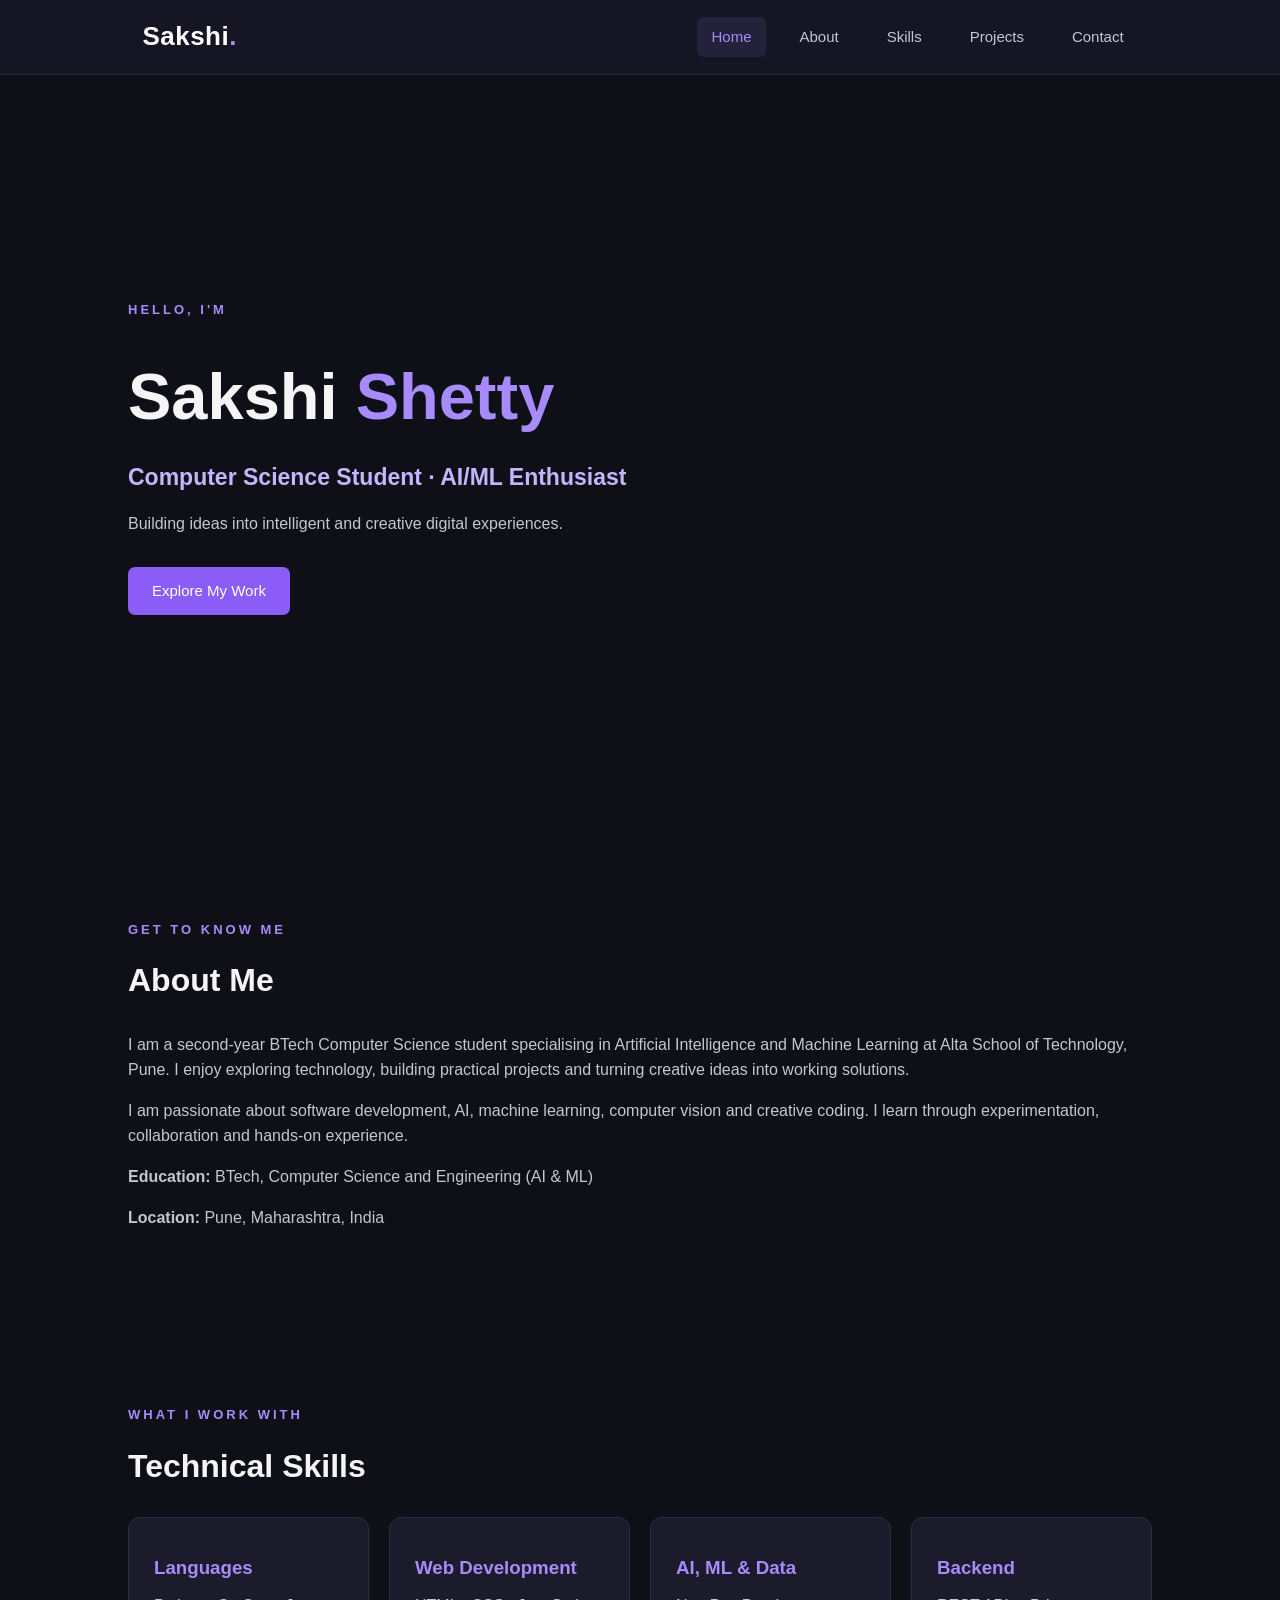
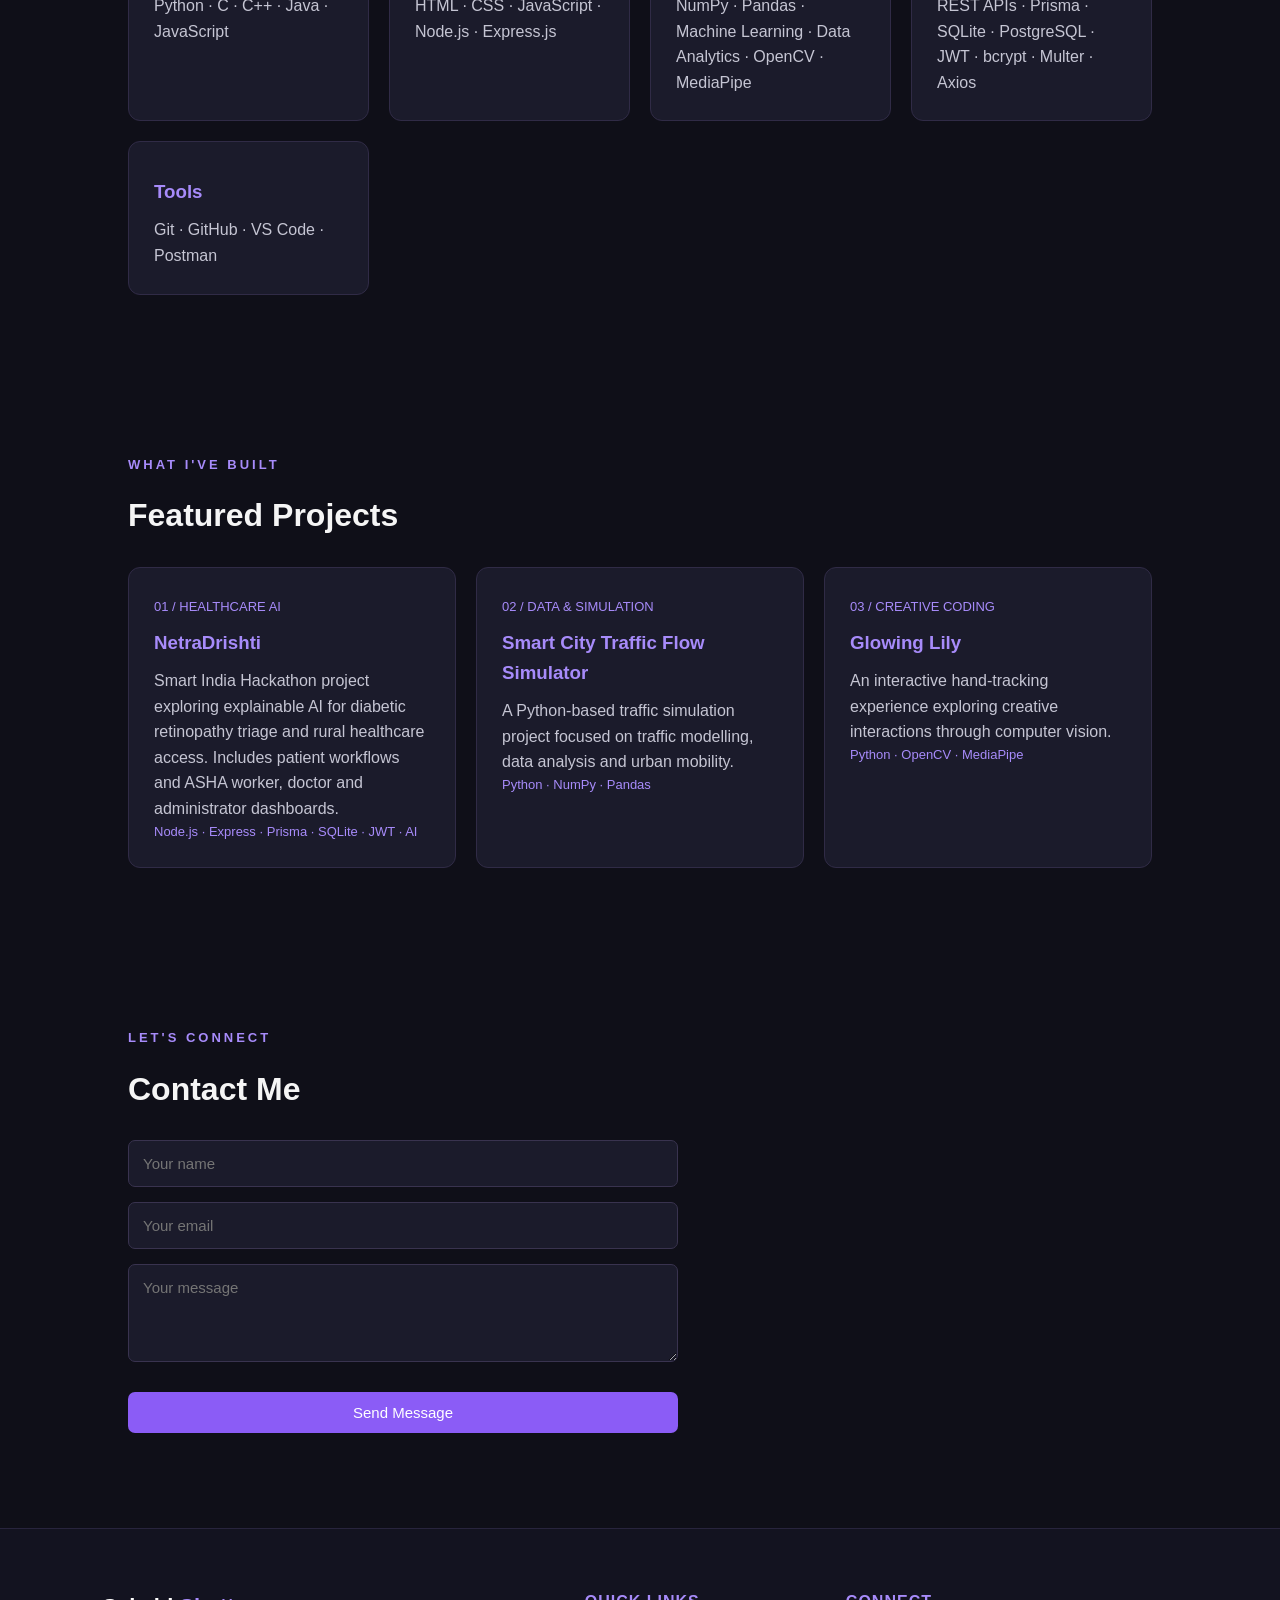
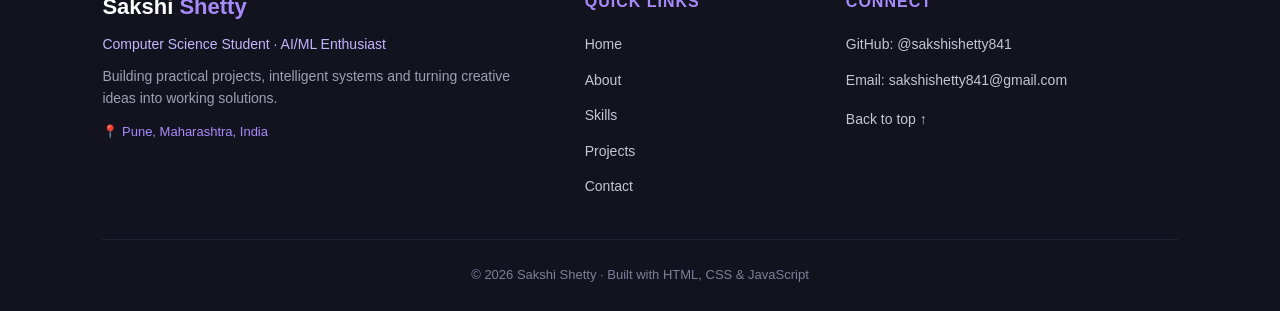
<file: index.html>
<!DOCTYPE html>
<html lang="en">
<head>
  <meta charset="UTF-8">
  <meta name="viewport" content="width=device-width, initial-scale=1.0">
  <title>Sakshi Shetty | Portfolio</title>
  <link rel="stylesheet" href="style.css">
  <script src="script.js" defer></script>
</head>
<body>
  <header class="navbar" id="navbar">
    <div class="nav-container">
      <a class="logo" href="#home">Sakshi<span>.</span></a>
      <button class="menu" id="menu" aria-label="Toggle navigation" aria-expanded="false">
        <span></span>
        <span></span>
        <span></span>
      </button>
      <nav id="nav" class="nav-menu">
        <a href="#home" class="nav-link active">Home</a>
        <a href="#about" class="nav-link">About</a>
        <a href="#skills" class="nav-link">Skills</a>
        <a href="#projects" class="nav-link">Projects</a>
        <a href="#contact" class="nav-link">Contact</a>
      </nav>
    </div>
  </header>

  <main>
    <section class="hero" id="home">
      <p class="eyebrow">HELLO, I'M</p>
      <h1>Sakshi <span>Shetty</span></h1>
      <h2>Computer Science Student · AI/ML Enthusiast</h2>
      <p>Building ideas into intelligent and creative digital experiences.</p>
      <a class="button" href="#projects">Explore My Work</a>
    </section>

    <section id="about">
      <p class="eyebrow">GET TO KNOW ME</p>
      <h2>About Me</h2>
      <p>I am a second-year BTech Computer Science student specialising in Artificial Intelligence and Machine Learning at Alta School of Technology, Pune. I enjoy exploring technology, building practical projects and turning creative ideas into working solutions.</p>
      <p>I am passionate about software development, AI, machine learning, computer vision and creative coding. I learn through experimentation, collaboration and hands-on experience.</p>
      <p><strong>Education:</strong> BTech, Computer Science and Engineering (AI & ML)</p>
      <p><strong>Location:</strong> Pune, Maharashtra, India</p>
    </section>

    <section id="skills">
      <p class="eyebrow">WHAT I WORK WITH</p>
      <h2>Technical Skills</h2>
      <div class="skills">
        <article><h3>Languages</h3><p>Python · C · C++ · Java · JavaScript</p></article>
        <article><h3>Web Development</h3><p>HTML · CSS · JavaScript · Node.js · Express.js</p></article>
        <article><h3>AI, ML & Data</h3><p>NumPy · Pandas · Machine Learning · Data Analytics · OpenCV · MediaPipe</p></article>
        <article><h3>Backend</h3><p>REST APIs · Prisma · SQLite · PostgreSQL · JWT · bcrypt · Multer · Axios</p></article>
        <article><h3>Tools</h3><p>Git · GitHub · VS Code · Postman</p></article>
      </div>
    </section>

    <section id="projects">
      <p class="eyebrow">WHAT I'VE BUILT</p>
      <h2>Featured Projects</h2>
      <div class="projects">
        <article><span>01 / HEALTHCARE AI</span><h3>NetraDrishti</h3><p>Smart India Hackathon project exploring explainable AI for diabetic retinopathy triage and rural healthcare access. Includes patient workflows and ASHA worker, doctor and administrator dashboards.</p><p class="tags">Node.js · Express · Prisma · SQLite · JWT · AI</p></article>
        <article><span>02 / DATA & SIMULATION</span><h3>Smart City Traffic Flow Simulator</h3><p>A Python-based traffic simulation project focused on traffic modelling, data analysis and urban mobility.</p><p class="tags">Python · NumPy · Pandas</p></article>
        <article><span>03 / CREATIVE CODING</span><h3>Glowing Lily</h3><p>An interactive hand-tracking experience exploring creative interactions through computer vision.</p><p class="tags">Python · OpenCV · MediaPipe</p></article>
      </div>
    </section>

    <section id="contact">
      <p class="eyebrow">LET'S CONNECT</p>
      <h2>Contact Me</h2>
      <form id="contactForm">
        <input id="name" type="text" placeholder="Your name" required>
        <input id="email" type="email" placeholder="Your email" required>
        <textarea id="message" placeholder="Your message" rows="4" required></textarea>
        <button class="button" type="submit">Send Message</button>
        <p id="formMessage" aria-live="polite"></p>
      </form>
    </section>
  </main>

  <footer class="site-footer">
    <div class="footer-container">
      <div class="footer-col footer-brand">
        <h3>Sakshi <span>Shetty</span></h3>
        <p class="footer-tagline">Computer Science Student · AI/ML Enthusiast</p>
        <p class="footer-desc">Building practical projects, intelligent systems and turning creative ideas into working solutions.</p>
        <p class="footer-location">📍 Pune, Maharashtra, India</p>
      </div>

      <div class="footer-col footer-nav">
        <h4>Quick Links</h4>
        <ul>
          <li><a href="#home">Home</a></li>
          <li><a href="#about">About</a></li>
          <li><a href="#skills">Skills</a></li>
          <li><a href="#projects">Projects</a></li>
          <li><a href="#contact">Contact</a></li>
        </ul>
      </div>

      <div class="footer-col footer-connect">
        <h4>Connect</h4>
        <ul class="footer-links">
          <li><a href="https://github.com/sakshishetty841" target="_blank" rel="noopener noreferrer">GitHub: @sakshishetty841</a></li>
          <li><a href="mailto:sakshishetty841@gmail.com">Email: sakshishetty841@gmail.com</a></li>
        </ul>
        <a class="footer-top" href="#home">Back to top ↑</a>
      </div>
    </div>

    <div class="footer-bottom">
      <p>© <span id="year"></span> Sakshi Shetty · Built with HTML, CSS & JavaScript</p>
    </div>
  </footer>
  <button id="top" aria-label="Back to top">↑</button>
</body>
</html>
</file>
<file: style.css>
* {
  margin: 0;
  padding: 0;
  box-sizing: border-box;
}

html {
  scroll-behavior: smooth;
}

body {
  font-family: Arial, sans-serif;
  background: #0f0f18;
  color: #f5f5f5;
  line-height: 1.6;
}

header {
  background: rgba(23, 23, 37, 0.95);
  backdrop-filter: blur(12px);
  -webkit-backdrop-filter: blur(12px);
  border-bottom: 1px solid rgba(167, 139, 250, 0.15);
  position: sticky;
  top: 0;
  z-index: 1000;
  width: 100%;
  transition: all 0.3s ease;
}

.nav-container {
  max-width: 1200px;
  margin: 0 auto;
  padding: 16px 8%;
  display: flex;
  justify-content: space-between;
  align-items: center;
  width: 100%;
}

.logo {
  color: #ffffff;
  font-size: 26px;
  font-weight: 700;
  text-decoration: none;
  letter-spacing: 0.5px;
  transition: color 0.3s ease;
}

.logo span {
  color: #a78bfa;
}

.logo:hover {
  color: #a78bfa;
}

nav {
  display: flex;
  align-items: center;
  gap: 20px;
}

nav a {
  color: #c5c5d3;
  text-decoration: none;
  font-size: 15px;
  font-weight: 500;
  padding: 8px 14px;
  border-radius: 6px;
  transition: all 0.3s ease;
}

nav a:hover,
nav a.active {
  color: #a78bfa;
  background-color: rgba(167, 139, 250, 0.1);
}

.menu {
  display: none;
  background: none;
  border: none;
  cursor: pointer;
  padding: 8px;
  width: 38px;
  height: 38px;
  flex-direction: column;
  justify-content: center;
  align-items: center;
  gap: 5px;
  border-radius: 6px;
  transition: background-color 0.3s ease;
}

.menu:hover {
  background-color: rgba(167, 139, 250, 0.1);
}

.menu span {
  display: block;
  width: 22px;
  height: 2px;
  background-color: #ffffff;
  border-radius: 2px;
  transition: transform 0.3s ease, opacity 0.3s ease;
}

.menu.open span:nth-child(1) {
  transform: translateY(7px) rotate(45deg);
}

.menu.open span:nth-child(2) {
  opacity: 0;
}

.menu.open span:nth-child(3) {
  transform: translateY(-7px) rotate(-45deg);
}

section {
  padding: 80px 10%;
  scroll-margin-top: 70px;
}

.hero {
  min-height: 85vh;
  display: flex;
  flex-direction: column;
  justify-content: center;
  align-items: flex-start;
}

.hero h1 {
  font-size: 65px;
  margin: 10px 0;
}

.hero h1 span {
  color: #a78bfa;
}

.hero h2 {
  color: #c4b5fd;
  font-size: 23px;
  margin-bottom: 15px;
}

.eyebrow {
  color: #a78bfa;
  font-size: 13px;
  letter-spacing: 3px;
  font-weight: bold;
}

h2 {
  font-size: 32px;
  margin-bottom: 25px;
}

section > p {
  color: #c5c5d3;
  margin-bottom: 15px;
}

.button {
  display: inline-block;
  background: #8b5cf6;
  color: white;
  padding: 12px 24px;
  border: none;
  border-radius: 7px;
  text-decoration: none;
  cursor: pointer;
  font-size: 15px;
  margin-top: 15px;
  transition: 0.3s;
}

.button:hover {
  background: #6d3de0;
  transform: translateY(-3px);
}

.skills,
.projects {
  display: grid;
  grid-template-columns: repeat(auto-fit, minmax(220px, 1fr));
  gap: 20px;
}

article {
  background: #1b1b2b;
  padding: 25px;
  border: 1px solid #302b46;
  border-radius: 12px;
  transition: 0.3s;
}

article:hover {
  transform: translateY(-5px);
  border-color: #a78bfa;
}

article h3 {
  color: #a78bfa;
  margin: 10px 0;
}

article p {
  color: #c5c5d3;
}

.projects span,
.tags {
  color: #a78bfa;
  font-size: 13px;
}

form {
  max-width: 550px;
  display: flex;
  flex-direction: column;
  gap: 15px;
}

input,
textarea {
  padding: 14px;
  background: #1b1b2b;
  border: 1px solid #39334f;
  border-radius: 7px;
  color: white;
  font-size: 15px;
  font-family: Arial, sans-serif;
}

input:focus,
textarea:focus {
  outline: 1px solid #a78bfa;
}

textarea {
  resize: vertical;
}

.site-footer {
  background: #131320;
  border-top: 1px solid #28243d;
  padding: 60px 8% 25px;
  color: #c5c5d3;
}

.footer-container {
  max-width: 1200px;
  margin: 0 auto;
  display: grid;
  grid-template-columns: 2fr 1fr 1.5fr;
  gap: 40px;
  padding-bottom: 40px;
  border-bottom: 1px solid #231f36;
}

.footer-col h3 {
  font-size: 22px;
  color: #ffffff;
  margin-bottom: 8px;
}

.footer-col h3 span {
  color: #a78bfa;
}

.footer-col h4 {
  font-size: 16px;
  color: #a78bfa;
  margin-bottom: 16px;
  letter-spacing: 1px;
  text-transform: uppercase;
}

.footer-tagline {
  color: #c4b5fd;
  font-size: 14px;
  font-weight: 500;
  margin-bottom: 10px;
}

.footer-desc {
  font-size: 14px;
  line-height: 1.6;
  color: #9f9fb3;
  margin-bottom: 12px;
}

.footer-location {
  font-size: 13px;
  color: #a78bfa;
}

.footer-col ul {
  list-style: none;
  display: flex;
  flex-direction: column;
  gap: 10px;
}

.footer-col a {
  color: #c5c5d3;
  text-decoration: none;
  font-size: 14px;
  transition: color 0.3s ease;
}

.footer-col a:hover {
  color: #a78bfa;
}

.footer-top {
  display: inline-block;
  margin-top: 16px;
  color: #a78bfa;
  font-weight: 500;
  text-decoration: none;
  transition: transform 0.3s ease;
}

.footer-top:hover {
  transform: translateY(-2px);
}

.footer-bottom {
  max-width: 1200px;
  margin: 25px auto 0;
  text-align: center;
  font-size: 13px;
  color: #7e7e96;
}

#top {
  position: fixed;
  bottom: 20px;
  right: 20px;
  background: #8b5cf6;
  color: white;
  border: none;
  border-radius: 50%;
  padding: 12px 17px;
  font-size: 20px;
  cursor: pointer;
}

@media (max-width: 650px) {
  .nav-container {
    padding: 14px 6%;
  }

  .menu {
    display: flex;
  }

  nav {
    display: none;
    flex-direction: column;
    position: absolute;
    top: 100%;
    left: 0;
    width: 100%;
    padding: 20px 6%;
    background: rgba(23, 23, 37, 0.98);
    backdrop-filter: blur(16px);
    -webkit-backdrop-filter: blur(16px);
    border-bottom: 1px solid rgba(167, 139, 250, 0.2);
    box-shadow: 0 10px 25px rgba(0, 0, 0, 0.4);
    gap: 10px;
    align-items: stretch;
  }

  nav.open {
    display: flex;
    animation: fadeInDown 0.3s ease;
  }

  nav a {
    padding: 12px 16px;
    border-radius: 8px;
    font-size: 16px;
    display: block;
  }

  @keyframes fadeInDown {
    from {
      opacity: 0;
      transform: translateY(-8px);
    }
    to {
      opacity: 1;
      transform: translateY(0);
    }
  }

  section {
    padding: 60px 7%;
  }

  .hero h1 {
    font-size: 45px;
  }

  .hero h2 {
    font-size: 19px;
  }

  .footer-container {
    grid-template-columns: 1fr;
    gap: 30px;
    padding-bottom: 30px;
  }
}
</file>
